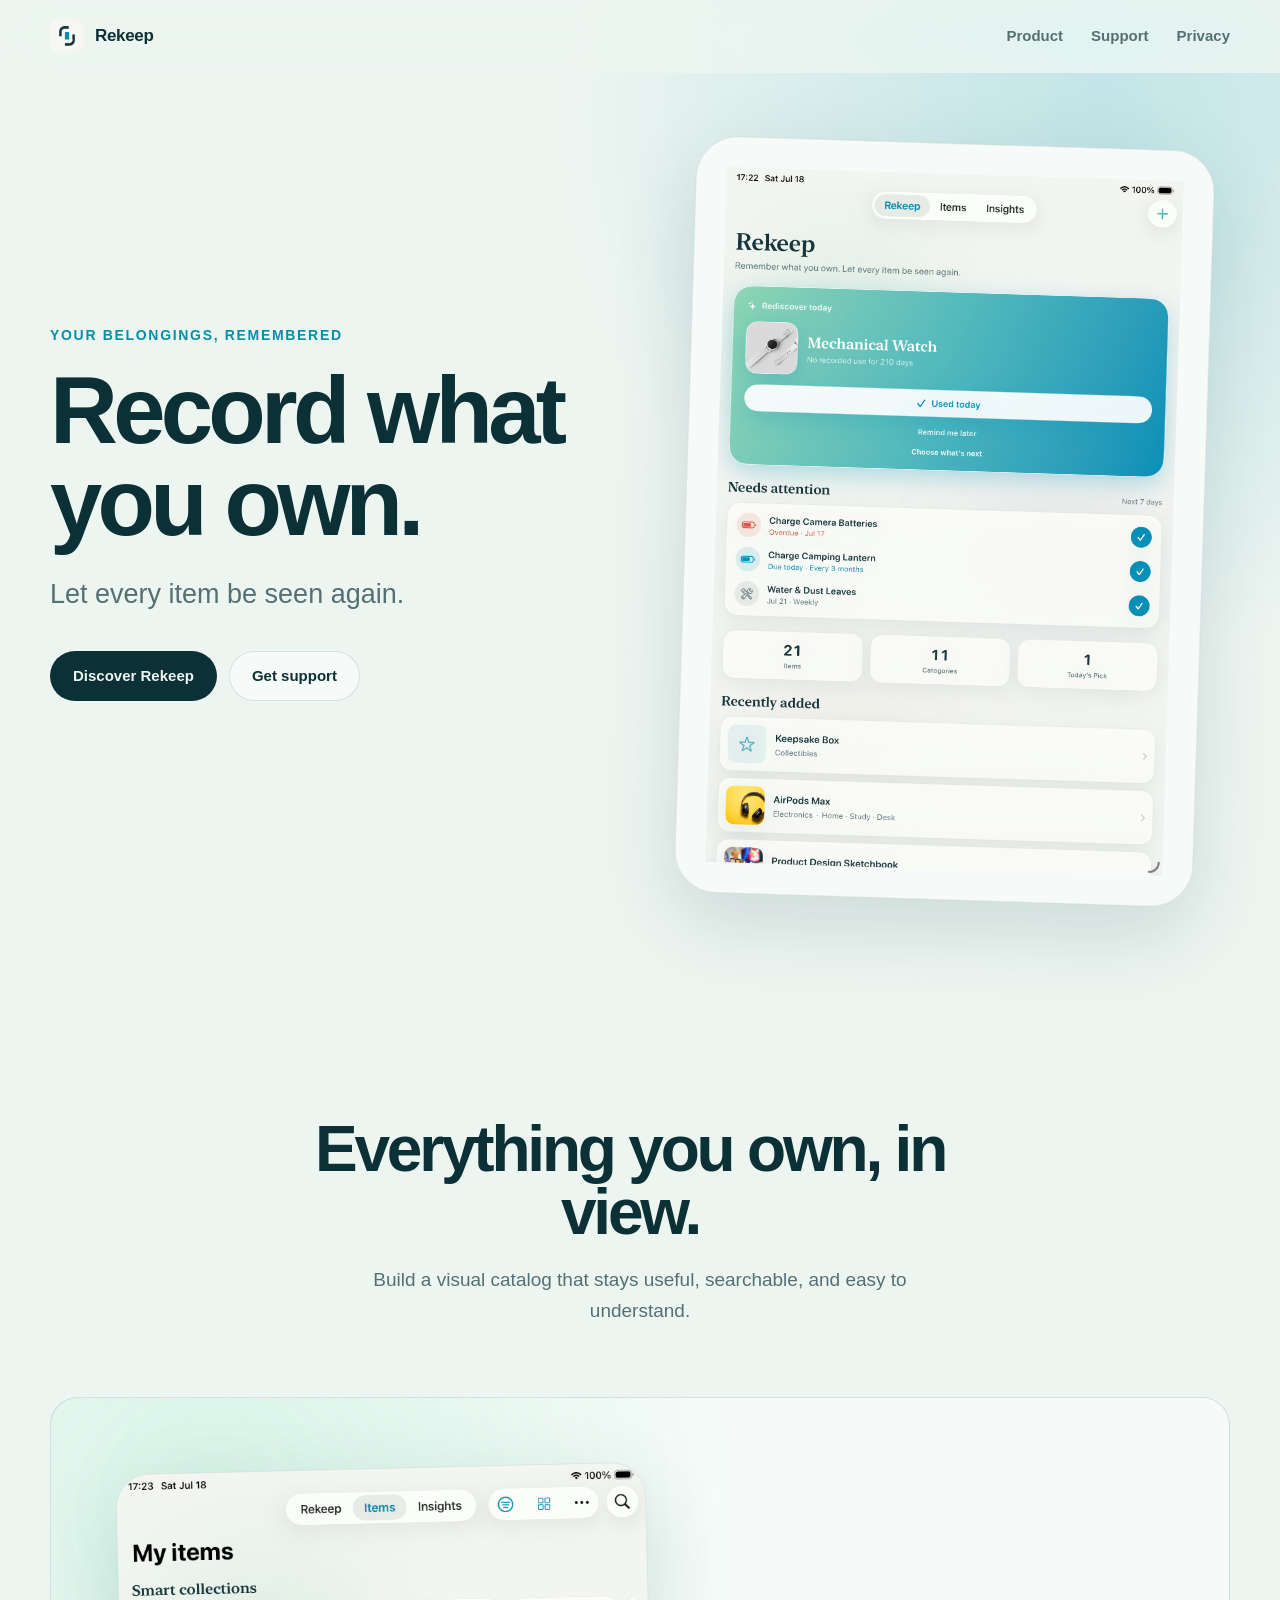
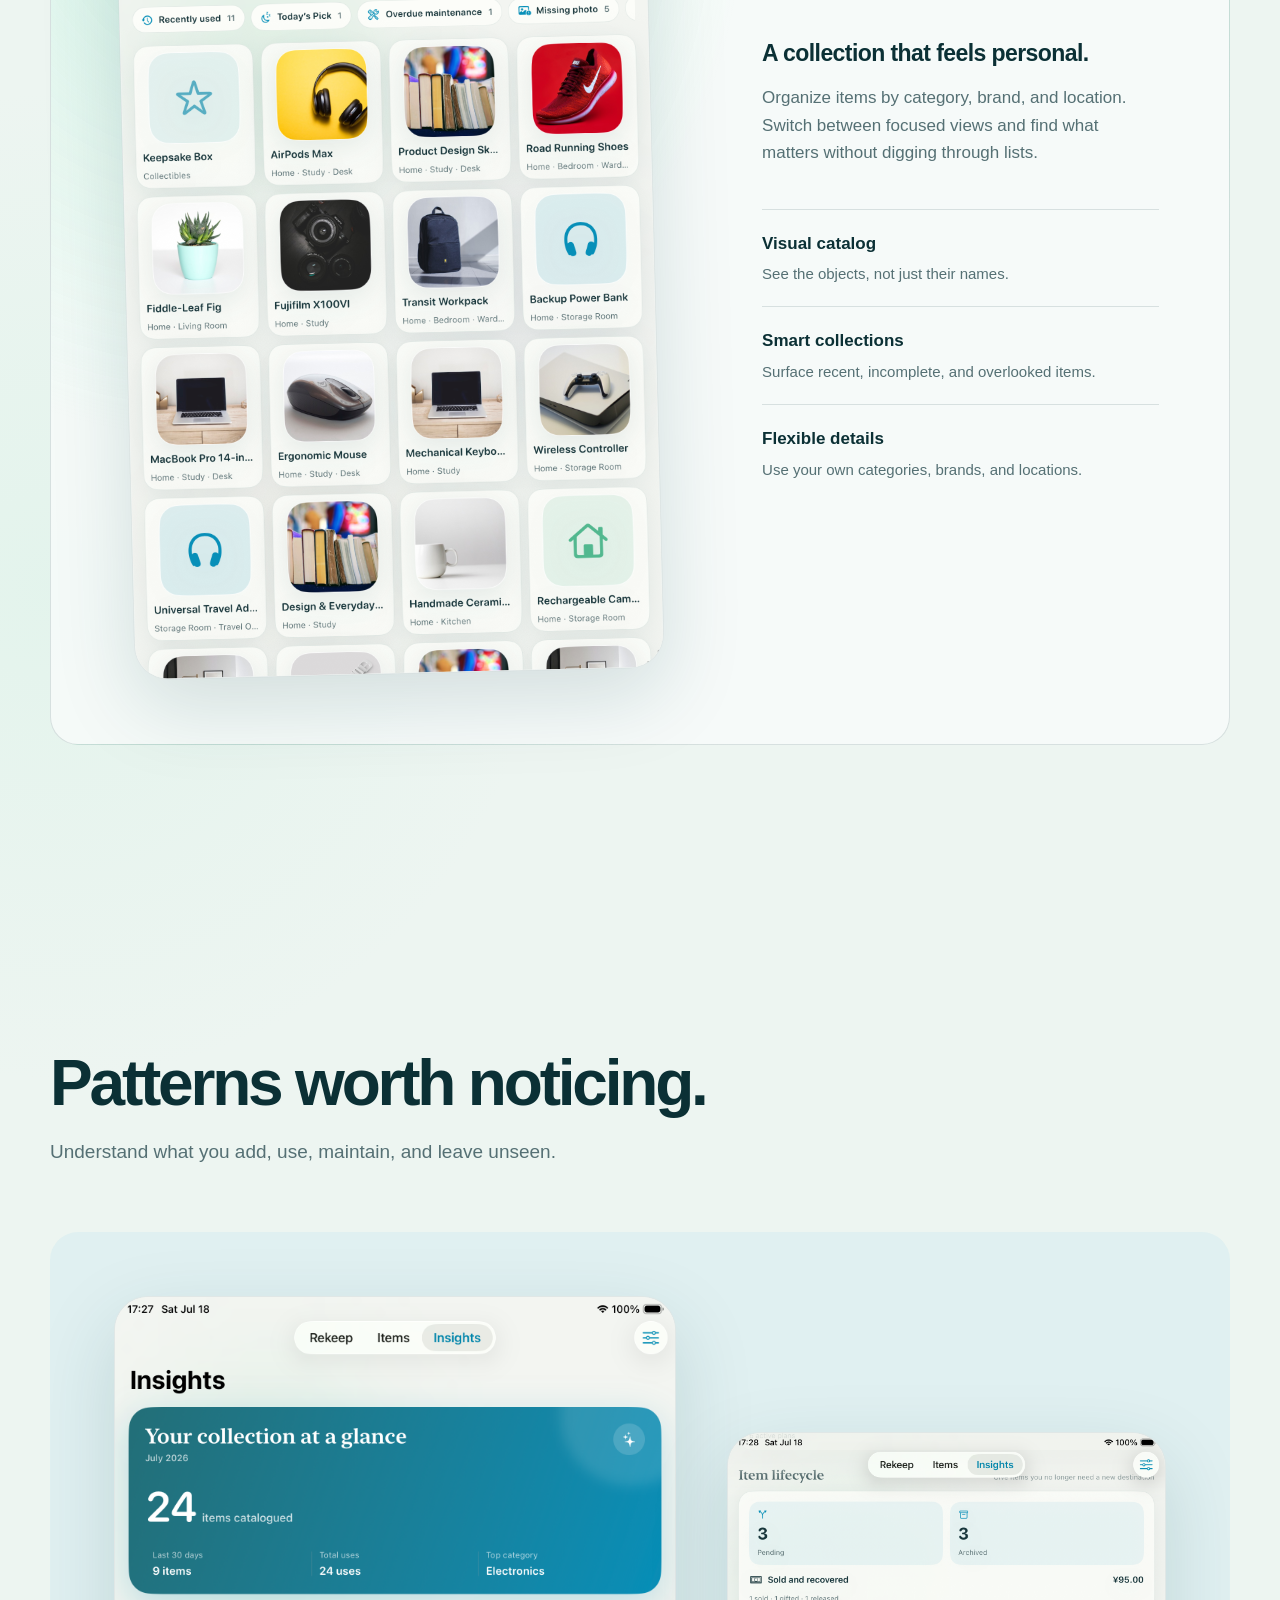
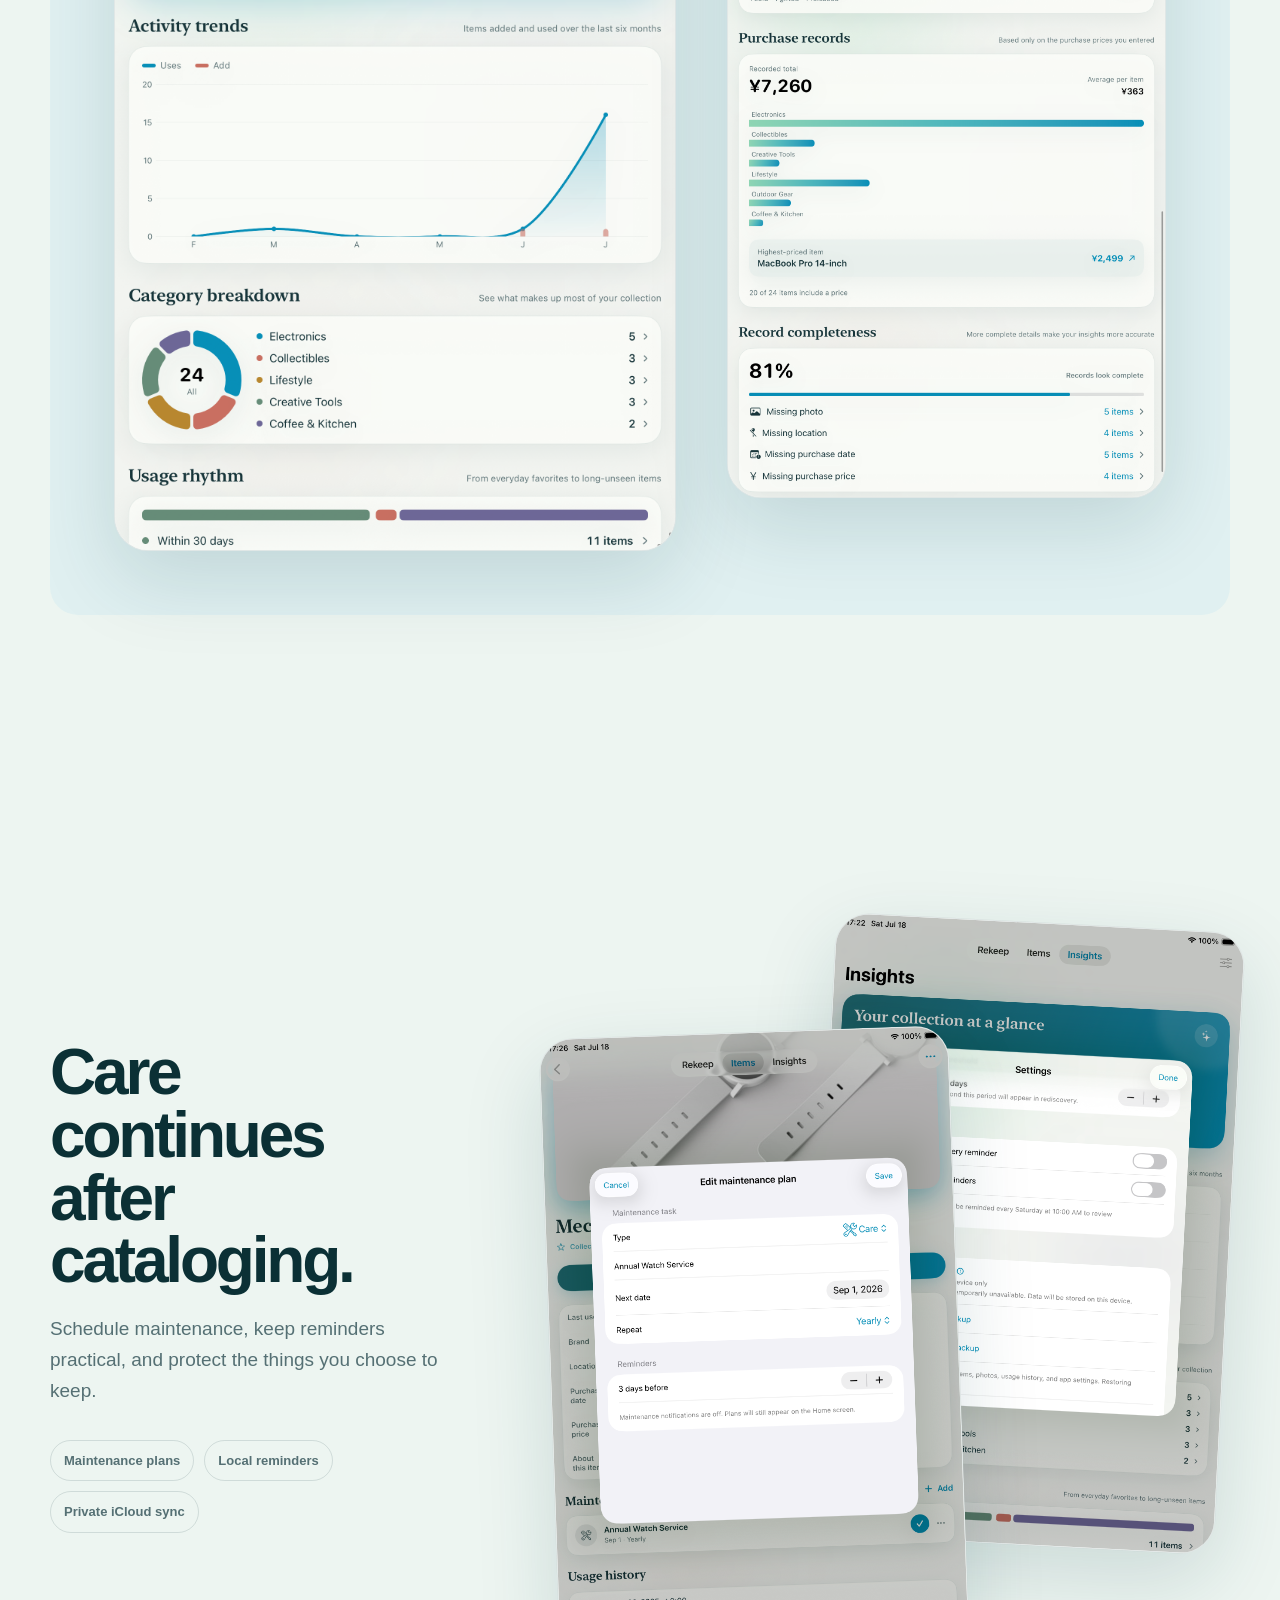
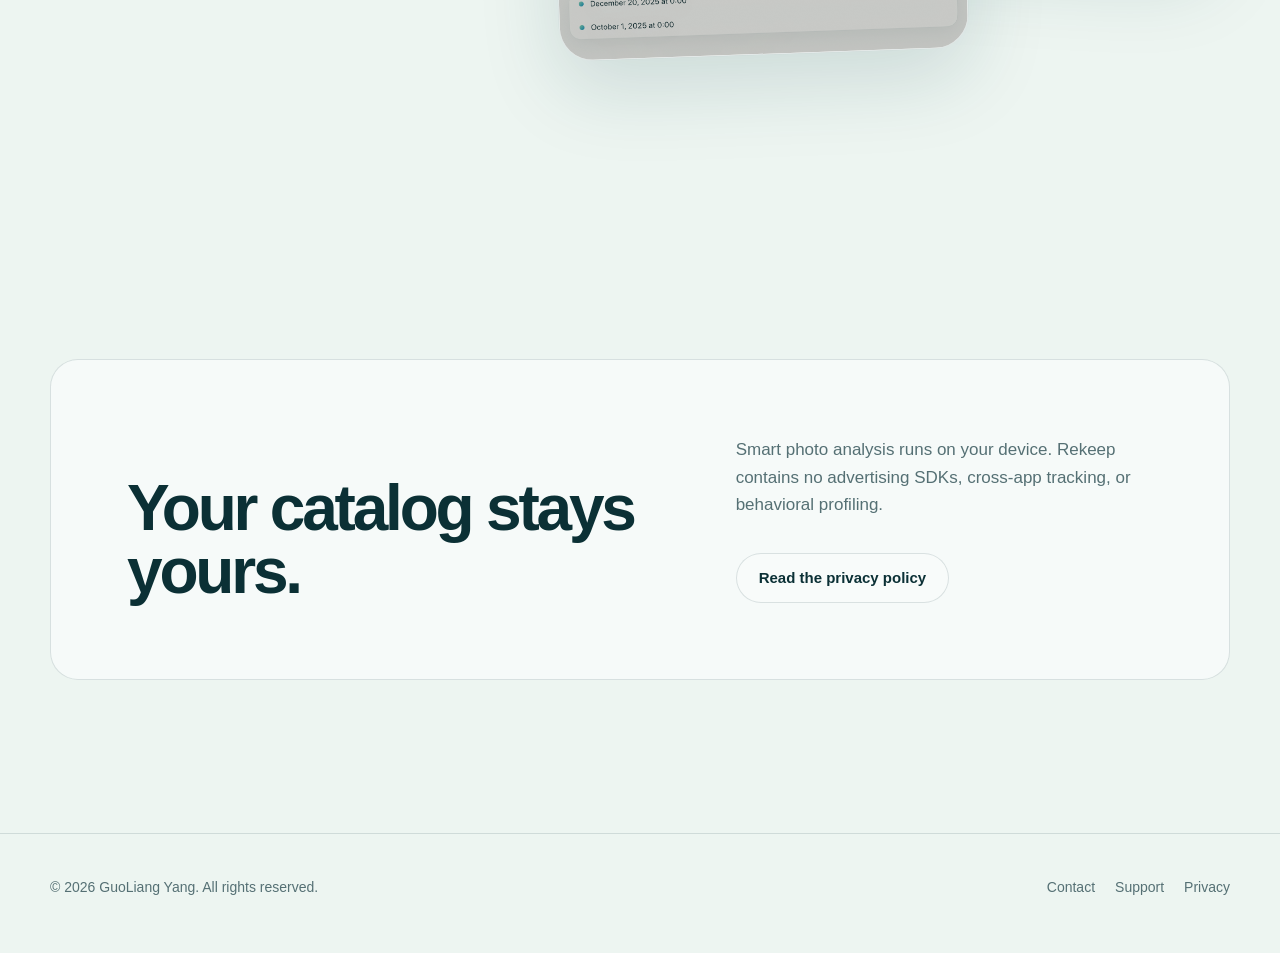
<file: index.html>
<!doctype html>
<html lang="en">
<head>
  <meta charset="utf-8">
  <meta name="viewport" content="width=device-width, initial-scale=1">
  <meta name="color-scheme" content="light dark">
  <meta name="description" content="Rekeep helps you catalog what you own, rediscover forgotten items, and care for them over time.">
  <meta property="og:title" content="Rekeep - Record what you own">
  <meta property="og:description" content="Record what you own. Let every item be seen again.">
  <meta property="og:type" content="website">
  <title>Rekeep - Record what you own</title>
  <link rel="icon" href="assets/rekeep-icon.png">
  <link rel="preload" as="image" href="assets/home-overview.png">
  <link rel="stylesheet" href="assets/site.css">
</head>
<body>
  <header class="site-header">
    <nav class="nav shell" aria-label="Main navigation">
      <a class="brand" href="index.html" aria-current="page"><img src="assets/rekeep-icon.png" alt="">Rekeep</a>
      <div class="nav-links">
        <a href="#product">Product</a>
        <a href="support.html">Support</a>
        <a href="privacy-policy.html">Privacy</a>
      </div>
    </nav>
  </header>

  <main>
    <section class="hero hero-redesign shell">
      <div class="hero-copy">
        <div class="hero-kicker">Your belongings, remembered</div>
        <h1>Record what you own.</h1>
        <p>Let every item be seen again.</p>
        <div class="actions">
          <a class="button primary" href="#product">Discover Rekeep</a>
          <a class="button" href="support.html">Get support</a>
        </div>
      </div>
      <div class="product-hero" aria-label="Rekeep home screen on iPad">
        <div class="screen-frame hero-screen">
          <img src="assets/home-overview.png" width="1488" height="2266" alt="Rekeep home screen showing daily rediscovery and upcoming care tasks">
        </div>
      </div>
    </section>

    <section class="section shell" id="product">
      <div class="section-intro centered-intro">
        <h2>Everything you own, in view.</h2>
        <p>Build a visual catalog that stays useful, searchable, and easy to understand.</p>
      </div>
      <div class="catalog-showcase">
        <div class="screen-frame catalog-screen">
          <img src="assets/item-grid.png" width="1488" height="2266" loading="lazy" alt="Rekeep item catalog displayed as a visual grid">
        </div>
        <div class="catalog-copy">
          <h3>A collection that feels personal.</h3>
          <p>Organize items by category, brand, and location. Switch between focused views and find what matters without digging through lists.</p>
          <dl class="compact-features">
            <div><dt>Visual catalog</dt><dd>See the objects, not just their names.</dd></div>
            <div><dt>Smart collections</dt><dd>Surface recent, incomplete, and overlooked items.</dd></div>
            <div><dt>Flexible details</dt><dd>Use your own categories, brands, and locations.</dd></div>
          </dl>
        </div>
      </div>
    </section>

    <section class="section shell insight-section">
      <div class="section-intro">
        <h2>Patterns worth noticing.</h2>
        <p>Understand what you add, use, maintain, and leave unseen.</p>
      </div>
      <div class="insight-pair">
        <figure class="screen-frame insight-primary">
          <img src="assets/insights-overview.png" width="1488" height="2266" loading="lazy" alt="Rekeep insights overview with activity and collection charts">
        </figure>
        <figure class="screen-frame insight-secondary">
          <img src="assets/insights-details.png" width="1488" height="2266" loading="lazy" alt="Detailed Rekeep insights for usage and collection completeness">
        </figure>
      </div>
    </section>

    <section class="section shell care-section">
      <div class="care-copy">
        <h2>Care continues after cataloging.</h2>
        <p>Schedule maintenance, keep reminders practical, and protect the things you choose to keep.</p>
        <div class="care-notes">
          <span>Maintenance plans</span>
          <span>Local reminders</span>
          <span>Private iCloud sync</span>
        </div>
      </div>
      <div class="care-screens">
        <figure class="screen-frame care-front">
          <img src="assets/item-care.png" width="1488" height="2266" loading="lazy" alt="Maintenance plan editor in Rekeep">
        </figure>
        <figure class="screen-frame care-back">
          <img src="assets/settings.png" width="1488" height="2266" loading="lazy" alt="Rekeep settings for appearance, reminders, and data">
        </figure>
      </div>
    </section>

    <section class="section shell">
      <div class="privacy-band">
        <div><h2>Your catalog stays yours.</h2></div>
        <div>
          <p>Smart photo analysis runs on your device. Rekeep contains no advertising SDKs, cross-app tracking, or behavioral profiling.</p>
          <div class="actions"><a class="button" href="privacy-policy.html">Read the privacy policy</a></div>
        </div>
      </div>
    </section>
  </main>

  <footer class="site-footer">
    <div class="footer-row shell">
      <span>© 2026 GuoLiang Yang. All rights reserved.</span>
      <div class="footer-links"><a href="mailto:yaien6530@gmail.com">Contact</a><a href="support.html">Support</a><a href="privacy-policy.html">Privacy</a></div>
    </div>
  </footer>
</body>
</html>
</file>
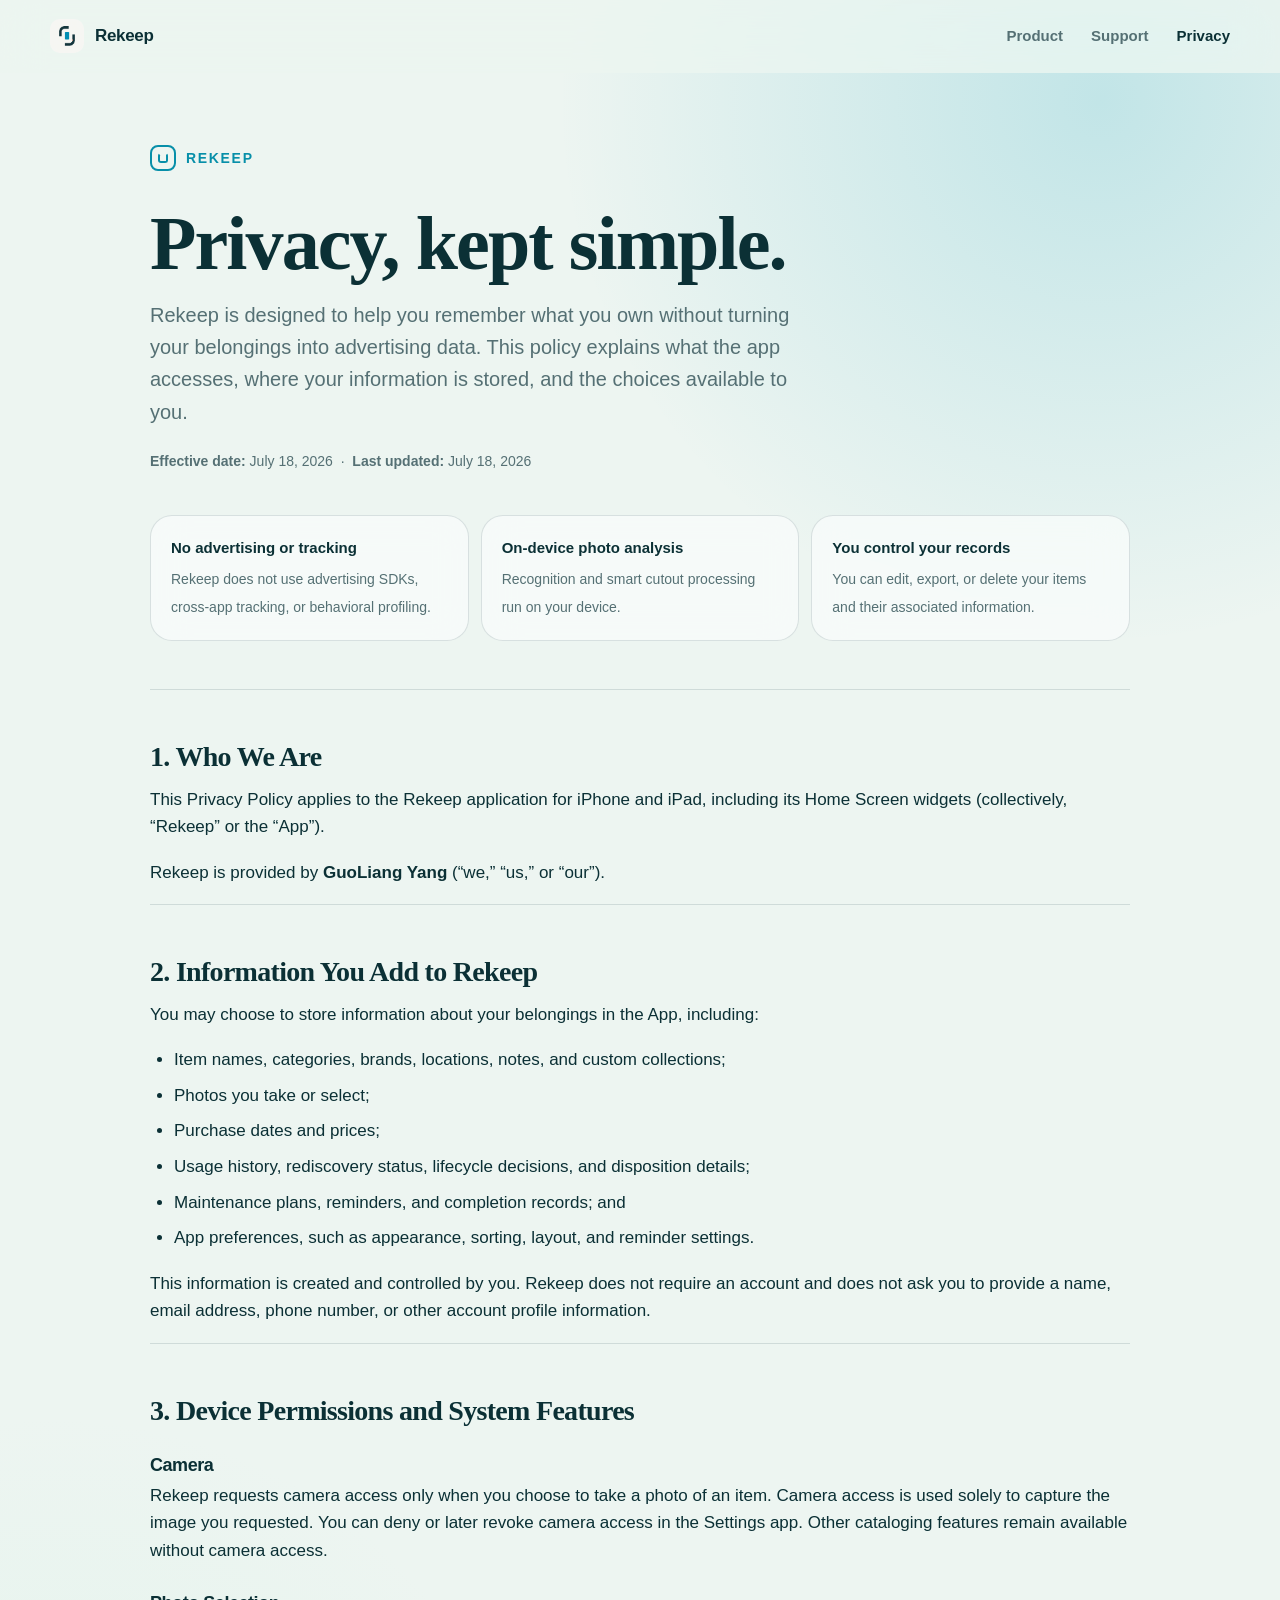
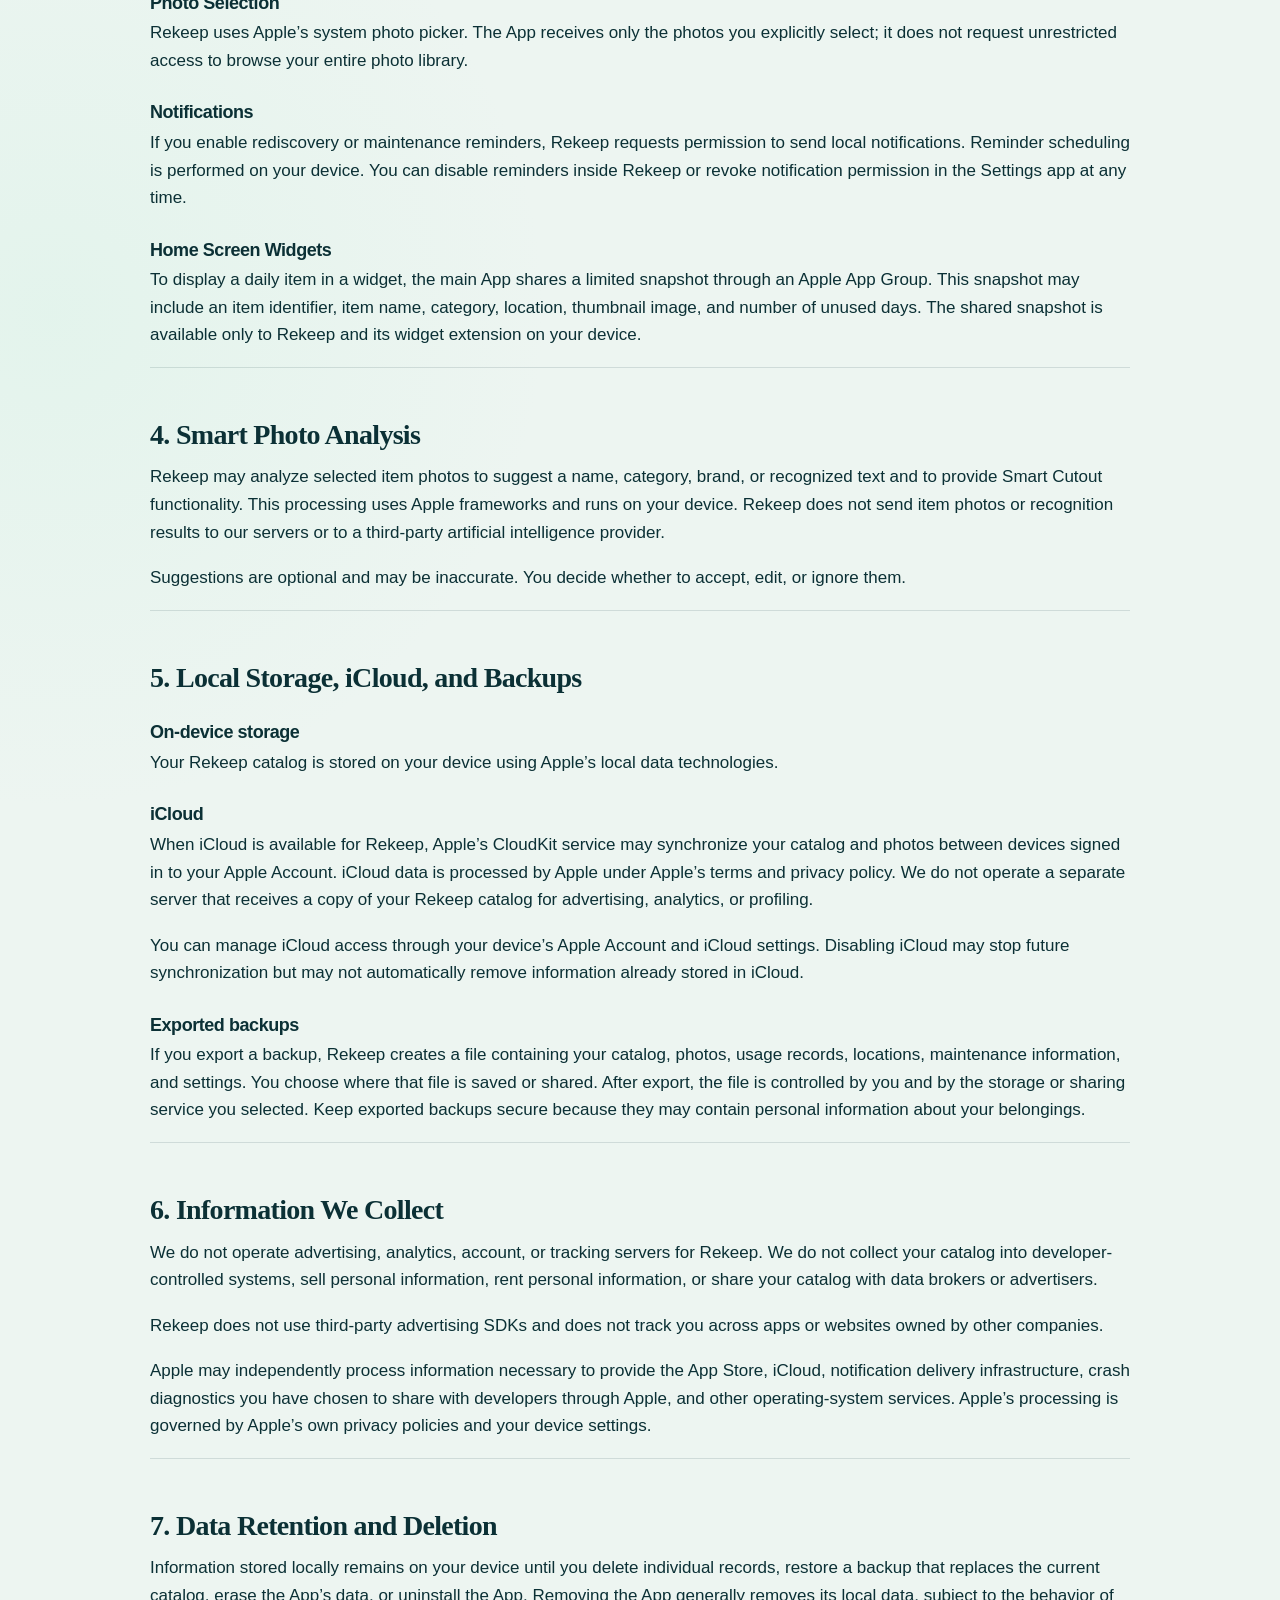
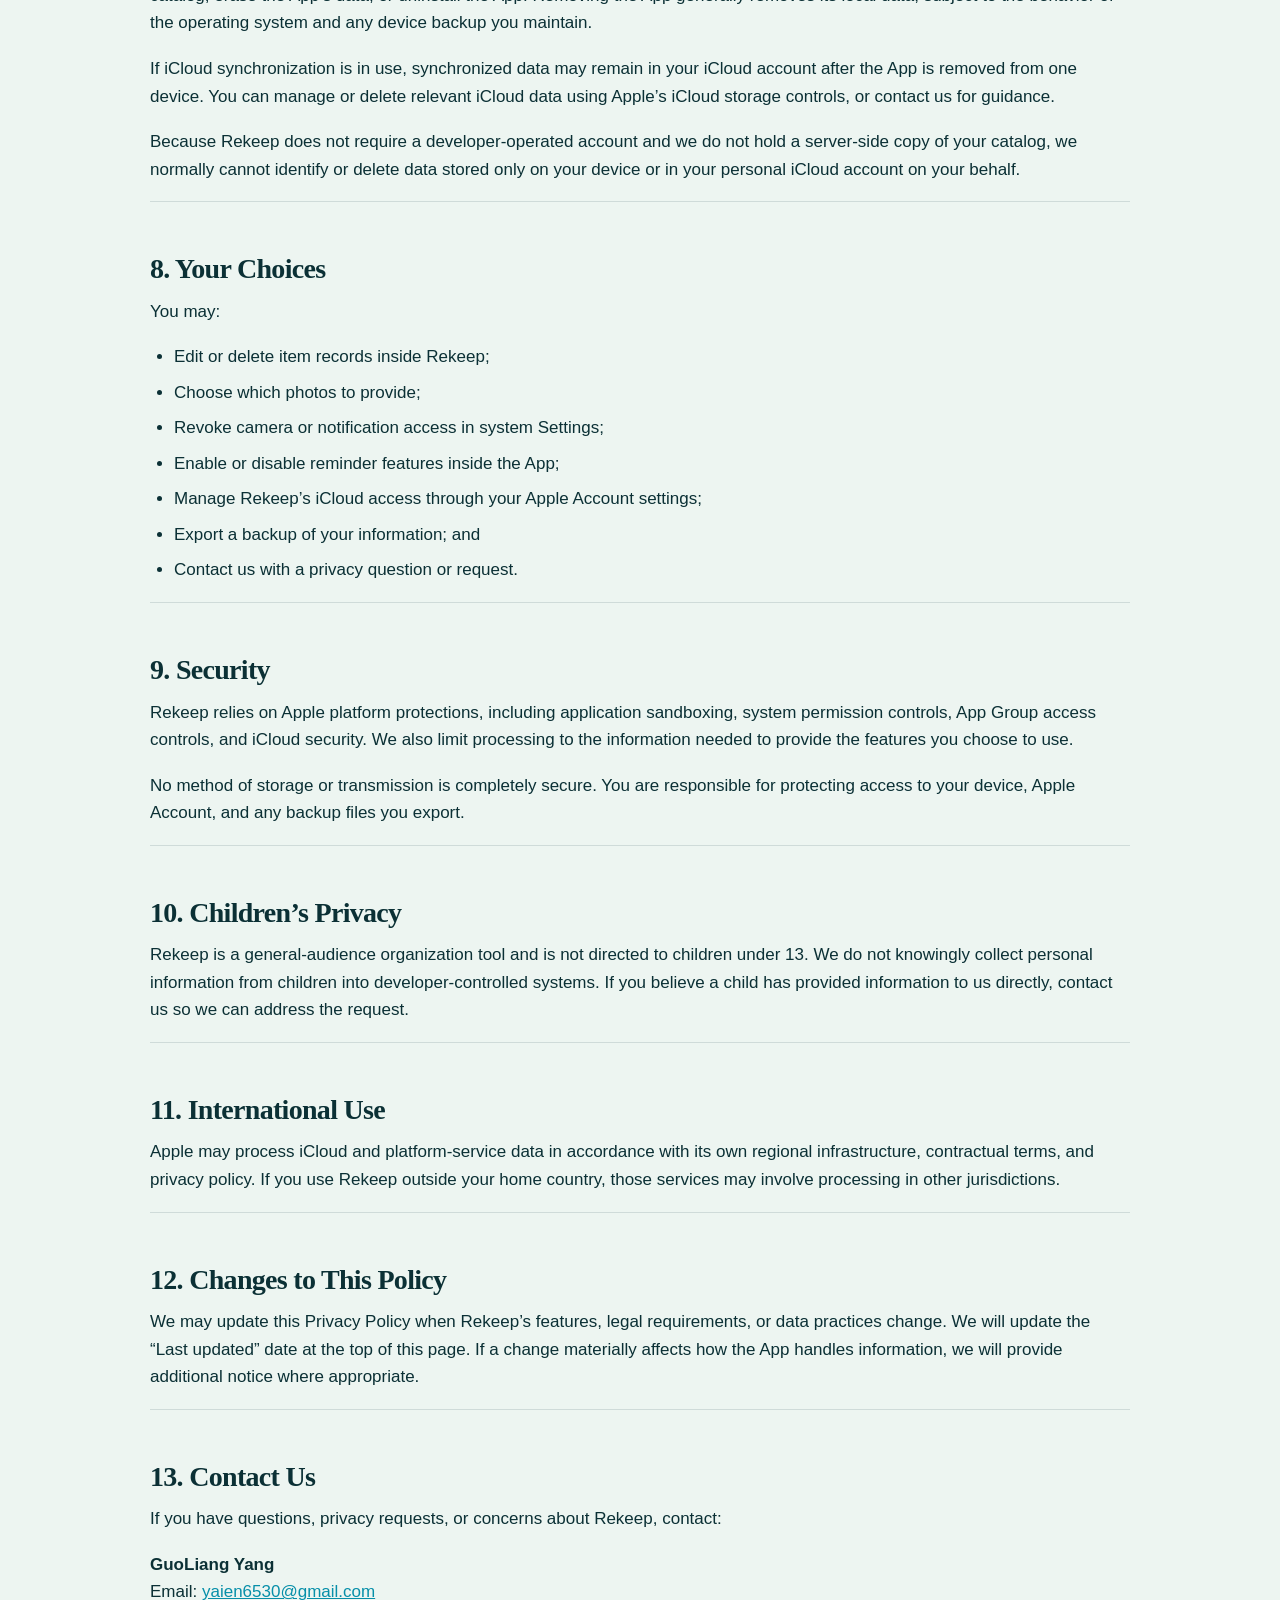
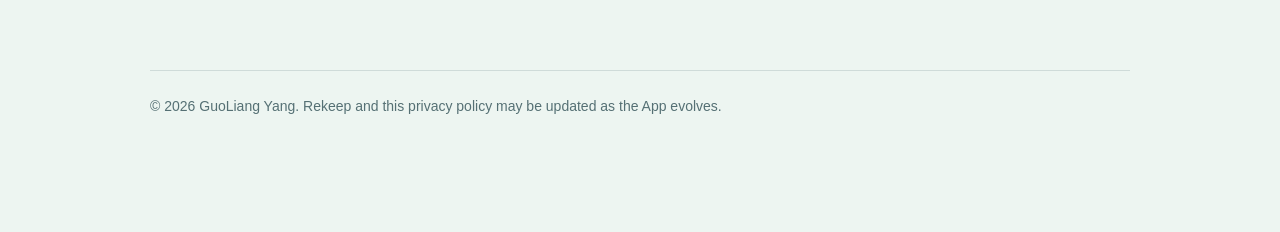
<file: privacy-policy.html>
<!doctype html>
<html lang="en">
<head>
  <meta charset="utf-8">
  <meta name="viewport" content="width=device-width, initial-scale=1">
  <meta name="color-scheme" content="light dark">
  <meta name="description" content="Privacy Policy for Rekeep">
  <title>Rekeep Privacy Policy</title>
  <style>
    :root {
      color-scheme: light dark;
      --background: #edf5f1;
      --surface: rgba(255, 255, 255, 0.82);
      --ink: #0d3035;
      --muted: #557074;
      --line: rgba(13, 48, 53, 0.12);
      --accent: #079fbd;
      --accent-soft: #c6f8dd;
      --notice: #fff3c4;
      --notice-ink: #634b00;
    }

    @media (prefers-color-scheme: dark) {
      :root {
        --background: #06181b;
        --surface: rgba(13, 37, 41, 0.86);
        --ink: #edf7f3;
        --muted: #a5bcba;
        --line: rgba(237, 247, 243, 0.12);
        --accent: #55cee5;
        --accent-soft: #123d3d;
        --notice: #473b12;
        --notice-ink: #ffe69a;
      }
    }

    * { box-sizing: border-box; }

    body {
      margin: 0;
      background:
        radial-gradient(circle at 85% 0%, rgba(7, 159, 189, 0.18), transparent 32rem),
        radial-gradient(circle at 5% 35%, rgba(198, 248, 221, 0.20), transparent 28rem),
        var(--background);
      color: var(--ink);
      font-family: -apple-system, BlinkMacSystemFont, "Segoe UI", sans-serif;
      font-size: 17px;
      line-height: 1.68;
    }

    .privacy-page {
      padding: 72px 0 96px;
    }

    .privacy-page > header,
    .privacy-page > .summary,
    .privacy-page > section,
    .privacy-page > footer {
      width: min(980px, 100%);
      margin-inline: auto;
    }

    .privacy-page > header { margin-bottom: 42px; }

    .policy-brand {
      display: inline-flex;
      align-items: center;
      gap: 10px;
      margin-bottom: 34px;
      color: var(--accent);
      font-size: 14px;
      font-weight: 750;
      letter-spacing: 0.12em;
      text-transform: uppercase;
    }

    .mark {
      width: 26px;
      height: 26px;
      border: 2px solid currentColor;
      border-radius: 8px;
      position: relative;
    }

    .mark::after {
      content: "";
      position: absolute;
      inset: 6px;
      border: 2px solid currentColor;
      border-top-color: transparent;
      border-radius: 3px;
    }

    .privacy-page h1,
    .privacy-page h2 {
      font-family: ui-serif, "New York", Georgia, serif;
      letter-spacing: -0.025em;
    }

    .privacy-page h1 {
      max-width: 680px;
      margin: 0 0 16px;
      font-size: clamp(44px, 8vw, 76px);
      line-height: 1.02;
      font-weight: 600;
    }

    .privacy-page h2 {
      margin: 48px 0 12px;
      font-size: 28px;
      line-height: 1.2;
    }

    .privacy-page h3 {
      margin: 28px 0 6px;
      font-size: 18px;
    }

    p, ul { margin: 0 0 18px; }
    ul { padding-left: 24px; }
    li + li { margin-top: 8px; }

    .lede {
      max-width: 680px;
      color: var(--muted);
      font-size: 20px;
    }

    .meta {
      margin-top: 22px;
      color: var(--muted);
      font-size: 14px;
    }

    .summary {
      display: grid;
      grid-template-columns: repeat(3, 1fr);
      gap: 12px;
      margin: 34px 0 48px;
    }

    .summary div {
      min-height: 118px;
      padding: 20px;
      border: 1px solid var(--line);
      border-radius: 22px;
      background: var(--surface);
      backdrop-filter: blur(18px);
    }

    .summary strong {
      display: block;
      margin-bottom: 5px;
      font-size: 15px;
    }

    .summary span {
      color: var(--muted);
      font-size: 14px;
      line-height: 1.45;
    }

    section {
      padding-top: 2px;
      border-top: 1px solid var(--line);
    }

    .privacy-page a { color: var(--accent); }

    .notice {
      margin: 30px 0;
      padding: 18px 20px;
      border-radius: 16px;
      background: var(--notice);
      color: var(--notice-ink);
      font-size: 15px;
    }

    .privacy-page footer {
      margin-top: 64px;
      padding-top: 24px;
      border-top: 1px solid var(--line);
      color: var(--muted);
      font-size: 14px;
    }

    @media (max-width: 680px) {
      .privacy-page { padding-top: 42px; }
      .summary { grid-template-columns: 1fr; }
      .summary div { min-height: auto; }
    }
  </style>
  <link rel="icon" href="assets/rekeep-icon.png">
  <link rel="stylesheet" href="assets/site.css">
</head>
<body>
  <header class="site-header">
    <nav class="nav shell" aria-label="Main navigation">
      <a class="brand" href="index.html"><img src="assets/rekeep-icon.png" alt="">Rekeep</a>
      <div class="nav-links"><a href="index.html">Product</a><a href="support.html">Support</a><a href="privacy-policy.html" aria-current="page">Privacy</a></div>
    </nav>
  </header>
  <main class="shell privacy-page">
    <header>
      <div class="policy-brand"><span class="mark" aria-hidden="true"></span>Rekeep</div>
      <h1>Privacy, kept simple.</h1>
      <p class="lede">Rekeep is designed to help you remember what you own without turning your belongings into advertising data. This policy explains what the app accesses, where your information is stored, and the choices available to you.</p>
      <p class="meta"><strong>Effective date:</strong> July 18, 2026 &nbsp;·&nbsp; <strong>Last updated:</strong> July 18, 2026</p>
    </header>

    <div class="summary" aria-label="Privacy summary">
      <div><strong>No advertising or tracking</strong><span>Rekeep does not use advertising SDKs, cross-app tracking, or behavioral profiling.</span></div>
      <div><strong>On-device photo analysis</strong><span>Recognition and smart cutout processing run on your device.</span></div>
      <div><strong>You control your records</strong><span>You can edit, export, or delete your items and their associated information.</span></div>
    </div>

    <section>
      <h2>1. Who We Are</h2>
      <p>This Privacy Policy applies to the Rekeep application for iPhone and iPad, including its Home Screen widgets (collectively, “Rekeep” or the “App”).</p>
      <p>Rekeep is provided by <strong>GuoLiang Yang</strong> (“we,” “us,” or “our”).</p>
    </section>

    <section>
      <h2>2. Information You Add to Rekeep</h2>
      <p>You may choose to store information about your belongings in the App, including:</p>
      <ul>
        <li>Item names, categories, brands, locations, notes, and custom collections;</li>
        <li>Photos you take or select;</li>
        <li>Purchase dates and prices;</li>
        <li>Usage history, rediscovery status, lifecycle decisions, and disposition details;</li>
        <li>Maintenance plans, reminders, and completion records; and</li>
        <li>App preferences, such as appearance, sorting, layout, and reminder settings.</li>
      </ul>
      <p>This information is created and controlled by you. Rekeep does not require an account and does not ask you to provide a name, email address, phone number, or other account profile information.</p>
    </section>

    <section>
      <h2>3. Device Permissions and System Features</h2>

      <h3>Camera</h3>
      <p>Rekeep requests camera access only when you choose to take a photo of an item. Camera access is used solely to capture the image you requested. You can deny or later revoke camera access in the Settings app. Other cataloging features remain available without camera access.</p>

      <h3>Photo Selection</h3>
      <p>Rekeep uses Apple’s system photo picker. The App receives only the photos you explicitly select; it does not request unrestricted access to browse your entire photo library.</p>

      <h3>Notifications</h3>
      <p>If you enable rediscovery or maintenance reminders, Rekeep requests permission to send local notifications. Reminder scheduling is performed on your device. You can disable reminders inside Rekeep or revoke notification permission in the Settings app at any time.</p>

      <h3>Home Screen Widgets</h3>
      <p>To display a daily item in a widget, the main App shares a limited snapshot through an Apple App Group. This snapshot may include an item identifier, item name, category, location, thumbnail image, and number of unused days. The shared snapshot is available only to Rekeep and its widget extension on your device.</p>
    </section>

    <section>
      <h2>4. Smart Photo Analysis</h2>
      <p>Rekeep may analyze selected item photos to suggest a name, category, brand, or recognized text and to provide Smart Cutout functionality. This processing uses Apple frameworks and runs on your device. Rekeep does not send item photos or recognition results to our servers or to a third-party artificial intelligence provider.</p>
      <p>Suggestions are optional and may be inaccurate. You decide whether to accept, edit, or ignore them.</p>
    </section>

    <section>
      <h2>5. Local Storage, iCloud, and Backups</h2>

      <h3>On-device storage</h3>
      <p>Your Rekeep catalog is stored on your device using Apple’s local data technologies.</p>

      <h3>iCloud</h3>
      <p>When iCloud is available for Rekeep, Apple’s CloudKit service may synchronize your catalog and photos between devices signed in to your Apple Account. iCloud data is processed by Apple under Apple’s terms and privacy policy. We do not operate a separate server that receives a copy of your Rekeep catalog for advertising, analytics, or profiling.</p>
      <p>You can manage iCloud access through your device’s Apple Account and iCloud settings. Disabling iCloud may stop future synchronization but may not automatically remove information already stored in iCloud.</p>

      <h3>Exported backups</h3>
      <p>If you export a backup, Rekeep creates a file containing your catalog, photos, usage records, locations, maintenance information, and settings. You choose where that file is saved or shared. After export, the file is controlled by you and by the storage or sharing service you selected. Keep exported backups secure because they may contain personal information about your belongings.</p>
    </section>

    <section>
      <h2>6. Information We Collect</h2>
      <p>We do not operate advertising, analytics, account, or tracking servers for Rekeep. We do not collect your catalog into developer-controlled systems, sell personal information, rent personal information, or share your catalog with data brokers or advertisers.</p>
      <p>Rekeep does not use third-party advertising SDKs and does not track you across apps or websites owned by other companies.</p>
      <p>Apple may independently process information necessary to provide the App Store, iCloud, notification delivery infrastructure, crash diagnostics you have chosen to share with developers through Apple, and other operating-system services. Apple’s processing is governed by Apple’s own privacy policies and your device settings.</p>
    </section>

    <section>
      <h2>7. Data Retention and Deletion</h2>
      <p>Information stored locally remains on your device until you delete individual records, restore a backup that replaces the current catalog, erase the App’s data, or uninstall the App. Removing the App generally removes its local data, subject to the behavior of the operating system and any device backup you maintain.</p>
      <p>If iCloud synchronization is in use, synchronized data may remain in your iCloud account after the App is removed from one device. You can manage or delete relevant iCloud data using Apple’s iCloud storage controls, or contact us for guidance.</p>
      <p>Because Rekeep does not require a developer-operated account and we do not hold a server-side copy of your catalog, we normally cannot identify or delete data stored only on your device or in your personal iCloud account on your behalf.</p>
    </section>

    <section>
      <h2>8. Your Choices</h2>
      <p>You may:</p>
      <ul>
        <li>Edit or delete item records inside Rekeep;</li>
        <li>Choose which photos to provide;</li>
        <li>Revoke camera or notification access in system Settings;</li>
        <li>Enable or disable reminder features inside the App;</li>
        <li>Manage Rekeep’s iCloud access through your Apple Account settings;</li>
        <li>Export a backup of your information; and</li>
        <li>Contact us with a privacy question or request.</li>
      </ul>
    </section>

    <section>
      <h2>9. Security</h2>
      <p>Rekeep relies on Apple platform protections, including application sandboxing, system permission controls, App Group access controls, and iCloud security. We also limit processing to the information needed to provide the features you choose to use.</p>
      <p>No method of storage or transmission is completely secure. You are responsible for protecting access to your device, Apple Account, and any backup files you export.</p>
    </section>

    <section>
      <h2>10. Children’s Privacy</h2>
      <p>Rekeep is a general-audience organization tool and is not directed to children under 13. We do not knowingly collect personal information from children into developer-controlled systems. If you believe a child has provided information to us directly, contact us so we can address the request.</p>
    </section>

    <section>
      <h2>11. International Use</h2>
      <p>Apple may process iCloud and platform-service data in accordance with its own regional infrastructure, contractual terms, and privacy policy. If you use Rekeep outside your home country, those services may involve processing in other jurisdictions.</p>
    </section>

    <section>
      <h2>12. Changes to This Policy</h2>
      <p>We may update this Privacy Policy when Rekeep’s features, legal requirements, or data practices change. We will update the “Last updated” date at the top of this page. If a change materially affects how the App handles information, we will provide additional notice where appropriate.</p>
    </section>

    <section>
      <h2>13. Contact Us</h2>
      <p>If you have questions, privacy requests, or concerns about Rekeep, contact:</p>
      <p><strong>GuoLiang Yang</strong><br>
      Email: <a href="mailto:yaien6530@gmail.com">yaien6530@gmail.com</a></p>
    </section>

    <footer>
      <p>© 2026 GuoLiang Yang. Rekeep and this privacy policy may be updated as the App evolves.</p>
    </footer>
  </main>
</body>
</html>
</file>
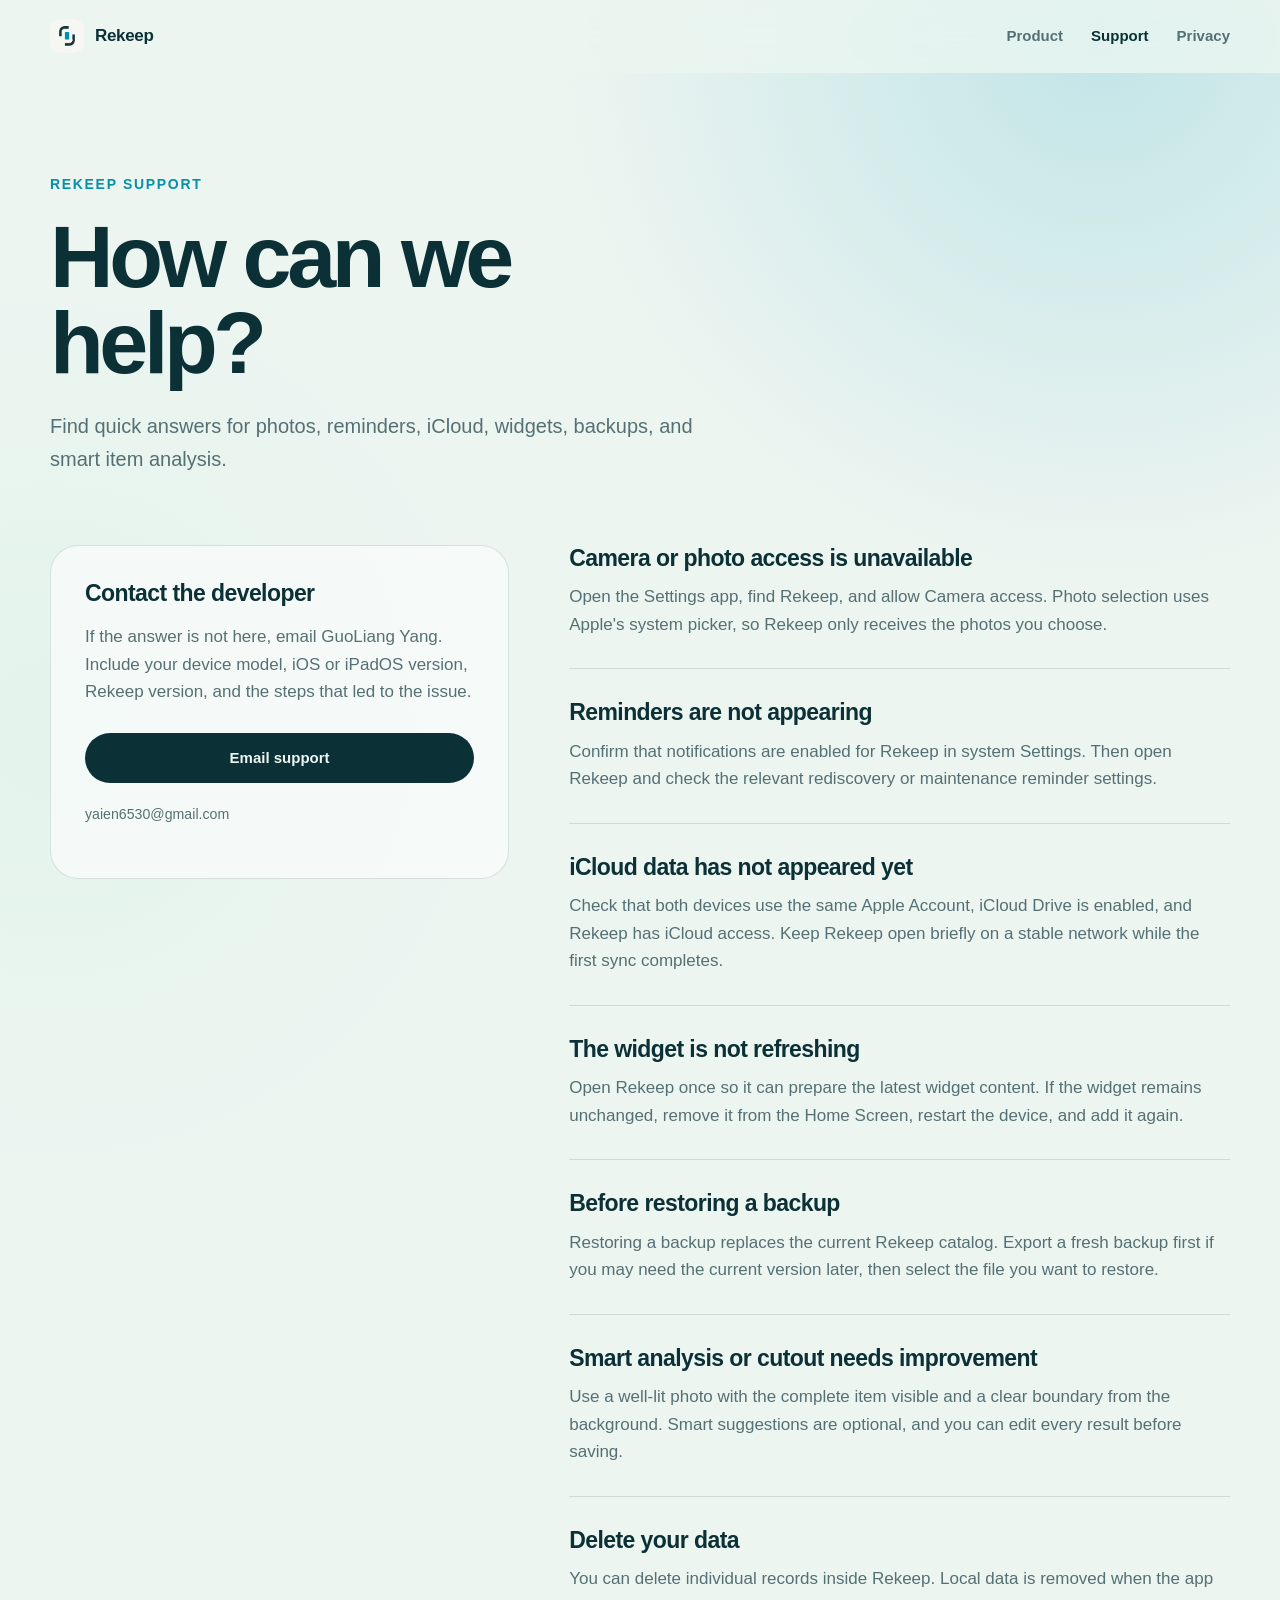
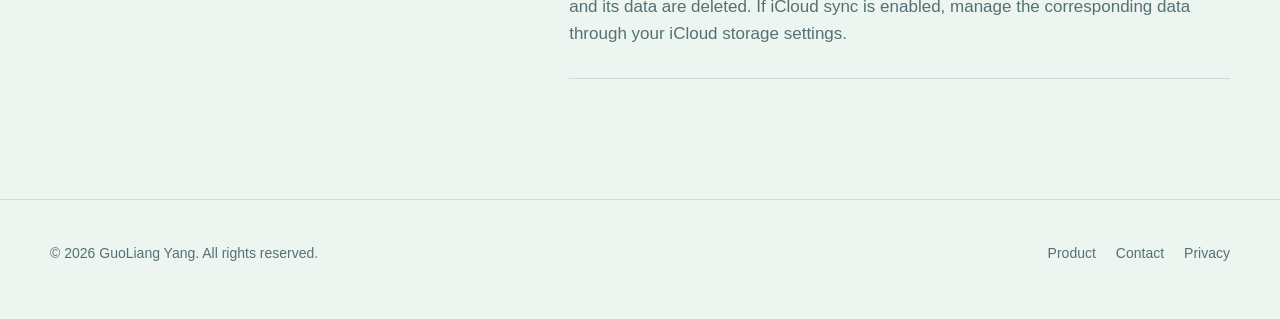
<file: support.html>
<!doctype html>
<html lang="en">
<head>
  <meta charset="utf-8">
  <meta name="viewport" content="width=device-width, initial-scale=1">
  <meta name="color-scheme" content="light dark">
  <meta name="description" content="Help and technical support for Rekeep on iPhone and iPad.">
  <title>Rekeep Support</title>
  <link rel="icon" href="assets/rekeep-icon.png">
  <link rel="stylesheet" href="assets/site.css">
</head>
<body>
  <header class="site-header">
    <nav class="nav shell" aria-label="Main navigation">
      <a class="brand" href="index.html"><img src="assets/rekeep-icon.png" alt="">Rekeep</a>
      <div class="nav-links">
        <a href="index.html">Product</a>
        <a href="support.html" aria-current="page">Support</a>
        <a href="privacy-policy.html">Privacy</a>
      </div>
    </nav>
  </header>

  <main class="shell">
    <header class="page-hero">
      <div class="hero-kicker">Rekeep Support</div>
      <h1>How can we help?</h1>
      <p>Find quick answers for photos, reminders, iCloud, widgets, backups, and smart item analysis.</p>
    </header>

    <div class="support-grid">
      <aside class="contact-panel">
        <h3>Contact the developer</h3>
        <p>If the answer is not here, email GuoLiang Yang. Include your device model, iOS or iPadOS version, Rekeep version, and the steps that led to the issue.</p>
        <a class="button primary" href="mailto:yaien6530@gmail.com?subject=Rekeep%20Support">Email support</a>
        <p><small>yaien6530@gmail.com</small></p>
      </aside>

      <section class="support-topics" aria-label="Common support topics">
        <article class="topic">
          <h3>Camera or photo access is unavailable</h3>
          <p>Open the Settings app, find Rekeep, and allow Camera access. Photo selection uses Apple's system picker, so Rekeep only receives the photos you choose.</p>
        </article>
        <article class="topic">
          <h3>Reminders are not appearing</h3>
          <p>Confirm that notifications are enabled for Rekeep in system Settings. Then open Rekeep and check the relevant rediscovery or maintenance reminder settings.</p>
        </article>
        <article class="topic">
          <h3>iCloud data has not appeared yet</h3>
          <p>Check that both devices use the same Apple Account, iCloud Drive is enabled, and Rekeep has iCloud access. Keep Rekeep open briefly on a stable network while the first sync completes.</p>
        </article>
        <article class="topic">
          <h3>The widget is not refreshing</h3>
          <p>Open Rekeep once so it can prepare the latest widget content. If the widget remains unchanged, remove it from the Home Screen, restart the device, and add it again.</p>
        </article>
        <article class="topic">
          <h3>Before restoring a backup</h3>
          <p>Restoring a backup replaces the current Rekeep catalog. Export a fresh backup first if you may need the current version later, then select the file you want to restore.</p>
        </article>
        <article class="topic">
          <h3>Smart analysis or cutout needs improvement</h3>
          <p>Use a well-lit photo with the complete item visible and a clear boundary from the background. Smart suggestions are optional, and you can edit every result before saving.</p>
        </article>
        <article class="topic">
          <h3>Delete your data</h3>
          <p>You can delete individual records inside Rekeep. Local data is removed when the app and its data are deleted. If iCloud sync is enabled, manage the corresponding data through your iCloud storage settings.</p>
        </article>
      </section>
    </div>
  </main>

  <footer class="site-footer">
    <div class="footer-row shell">
      <span>© 2026 GuoLiang Yang. All rights reserved.</span>
      <div class="footer-links"><a href="index.html">Product</a><a href="mailto:yaien6530@gmail.com">Contact</a><a href="privacy-policy.html">Privacy</a></div>
    </div>
  </footer>
</body>
</html>
</file>
<file: assets/site.css>
:root {
  color-scheme: light dark;
  --bg: #edf5f1;
  --surface: rgba(248, 252, 250, 0.82);
  --surface-solid: #f6faf8;
  --ink: #0b3035;
  --muted: #557074;
  --line: rgba(11, 48, 53, 0.13);
  --accent: #078fa9;
  --accent-ink: #04343c;
  --mint: #bcefd9;
  --shadow: 0 28px 80px rgba(12, 68, 73, 0.15);
  --radius: 28px;
}

@media (prefers-color-scheme: dark) {
  :root {
    --bg: #06181b;
    --surface: rgba(13, 37, 41, 0.84);
    --surface-solid: #0c2529;
    --ink: #edf7f3;
    --muted: #a5bcba;
    --line: rgba(237, 247, 243, 0.13);
    --accent: #55cee5;
    --accent-ink: #d9f8fa;
    --mint: #123d3d;
    --shadow: 0 28px 80px rgba(0, 0, 0, 0.32);
  }
}

* { box-sizing: border-box; }

html { scroll-behavior: smooth; }

body {
  margin: 0;
  background:
    radial-gradient(circle at 86% 2%, rgba(7, 159, 189, 0.19), transparent 34rem),
    radial-gradient(circle at 4% 38%, rgba(188, 239, 217, 0.20), transparent 31rem),
    var(--bg);
  color: var(--ink);
  font-family: -apple-system, BlinkMacSystemFont, "Segoe UI", sans-serif;
  font-size: 17px;
  line-height: 1.62;
  min-height: 100dvh;
}

a { color: inherit; }
img { display: block; max-width: 100%; }

.shell { width: min(1180px, calc(100% - 40px)); margin: 0 auto; }

.site-header {
  position: sticky;
  top: 0;
  z-index: 10;
  background: color-mix(in srgb, var(--bg) 80%, transparent);
  border-bottom: 1px solid transparent;
  backdrop-filter: blur(22px) saturate(150%);
  -webkit-backdrop-filter: blur(22px) saturate(150%);
}

.nav {
  min-height: 72px;
  display: flex;
  align-items: center;
  justify-content: space-between;
  gap: 28px;
}

.brand {
  display: inline-flex;
  align-items: center;
  gap: 11px;
  color: var(--ink);
  text-decoration: none;
  font-weight: 780;
  letter-spacing: -0.02em;
}

.brand img { width: 34px; height: 34px; border-radius: 10px; }
.nav-links { display: flex; align-items: center; gap: 28px; }
.nav-links a { color: var(--muted); text-decoration: none; font-size: 15px; font-weight: 650; }
.nav-links a:hover, .nav-links a[aria-current="page"] { color: var(--ink); }

.hero {
  min-height: calc(100dvh - 72px);
  display: grid;
  grid-template-columns: minmax(0, 0.9fr) minmax(350px, 0.75fr);
  align-items: center;
  gap: clamp(40px, 7vw, 110px);
  padding: 64px 0 80px;
}

.hero-copy { max-width: 650px; }
.hero-kicker { color: var(--accent); font-size: 14px; font-weight: 780; letter-spacing: 0.12em; text-transform: uppercase; }
h1, h2 { margin: 0; letter-spacing: -0.05em; line-height: 0.98; }
h1 { max-width: 670px; margin-top: 18px; font-size: clamp(52px, 7.4vw, 94px); font-weight: 730; }
h2 { max-width: 720px; font-size: clamp(38px, 5vw, 66px); font-weight: 710; }
h3 { margin: 0; font-size: 23px; letter-spacing: -0.025em; line-height: 1.15; }
.hero-copy > p { max-width: 540px; margin: 24px 0 0; color: var(--muted); font-size: clamp(18px, 2vw, 21px); }

.actions { display: flex; flex-wrap: wrap; gap: 12px; margin-top: 34px; }
.button {
  min-height: 50px;
  display: inline-flex;
  align-items: center;
  justify-content: center;
  padding: 0 22px;
  border: 1px solid var(--line);
  border-radius: 999px;
  background: var(--surface);
  color: var(--ink);
  text-decoration: none;
  font-size: 15px;
  font-weight: 760;
  transition: transform 180ms ease, background-color 180ms ease;
}
.button.primary { border-color: transparent; background: var(--ink); color: var(--bg); }
.button:hover { transform: translateY(-2px); }
.button:active { transform: translateY(1px) scale(0.98); }

.hero-art { position: relative; min-height: 650px; }
.phone {
  position: absolute;
  width: min(340px, 76%);
  right: 9%;
  top: 2%;
  border: 10px solid color-mix(in srgb, var(--surface-solid) 82%, var(--ink));
  border-radius: 48px;
  box-shadow: var(--shadow);
  overflow: hidden;
  transform: rotate(3deg);
}
.phone img { width: 100%; }
.app-icon {
  position: absolute;
  width: 116px;
  left: 1%;
  bottom: 10%;
  border-radius: 28px;
  box-shadow: var(--shadow);
  transform: rotate(-7deg);
}

.section { padding: clamp(88px, 12vw, 160px) 0; }
.section-intro { max-width: 740px; }
.section-intro p { max-width: 590px; margin: 22px 0 0; color: var(--muted); font-size: 19px; }

.feature-stage {
  margin-top: 58px;
  display: grid;
  grid-template-columns: 1.15fr 0.85fr;
  gap: 18px;
  align-items: stretch;
}
.feature-image, .feature-copy {
  border: 1px solid var(--line);
  border-radius: var(--radius);
  overflow: hidden;
  background: var(--surface);
}
.feature-image { min-height: 620px; display: grid; place-items: end center; padding: 48px 48px 0; }
.feature-image img { width: min(390px, 88%); border-radius: 38px 38px 0 0; box-shadow: var(--shadow); }
.feature-copy { display: flex; flex-direction: column; justify-content: space-between; padding: clamp(30px, 5vw, 58px); }
.feature-copy p { color: var(--muted); margin: 16px 0 0; }
.feature-list { display: grid; gap: 26px; margin-top: 50px; }
.feature-list article { padding-top: 24px; border-top: 1px solid var(--line); }
.feature-list p { margin: 8px 0 0; font-size: 15px; }

.gallery {
  margin-top: 54px;
  display: grid;
  grid-template-columns: 0.78fr 1.22fr;
  gap: 18px;
}
.gallery figure { margin: 0; border-radius: var(--radius); overflow: hidden; border: 1px solid var(--line); background: var(--surface); }
.gallery img { width: 100%; height: 100%; object-fit: cover; }
.gallery .wide { min-height: 590px; }
.gallery .tall { min-height: 590px; }

.privacy-band {
  display: grid;
  grid-template-columns: 1.15fr 0.85fr;
  gap: 44px;
  align-items: end;
  padding: clamp(44px, 7vw, 76px);
  border: 1px solid var(--line);
  border-radius: var(--radius);
  background: var(--surface);
}
.privacy-band p { max-width: 440px; margin: 0; color: var(--muted); }

.site-footer { padding: 42px 0 54px; border-top: 1px solid var(--line); }
.footer-row { display: flex; align-items: center; justify-content: space-between; gap: 28px; color: var(--muted); font-size: 14px; }
.footer-links { display: flex; flex-wrap: wrap; gap: 20px; }
.footer-links a { text-decoration: none; }

.page-hero { max-width: 800px; padding: 100px 0 70px; }
.page-hero h1 { font-size: clamp(50px, 8vw, 88px); }
.page-hero p { max-width: 670px; margin: 24px 0 0; color: var(--muted); font-size: 20px; }
.support-grid { display: grid; grid-template-columns: 0.82fr 1.18fr; gap: 60px; padding-bottom: 120px; }
.contact-panel { position: sticky; top: 112px; align-self: start; padding: 34px; border: 1px solid var(--line); border-radius: var(--radius); background: var(--surface); }
.contact-panel p { color: var(--muted); }
.contact-panel .button { width: 100%; margin-top: 10px; }
.support-topics { display: grid; gap: 0; }
.topic { padding: 30px 0; border-bottom: 1px solid var(--line); }
.topic:first-child { padding-top: 0; }
.topic p { margin: 12px 0 0; color: var(--muted); }
.topic ol { margin: 14px 0 0; padding-left: 22px; color: var(--muted); }

:focus-visible { outline: 3px solid var(--accent); outline-offset: 4px; }

@media (max-width: 780px) {
  .shell { width: min(100% - 28px, 620px); }
  .nav { min-height: 64px; }
  .nav-links { gap: 16px; }
  .nav-links a:first-child { display: none; }
  .hero { min-height: auto; grid-template-columns: 1fr; padding: 56px 0 80px; gap: 34px; }
  .hero-art { min-height: 580px; }
  .phone { width: min(340px, 78%); right: 7%; }
  .app-icon { width: 92px; left: 2%; }
  .feature-stage, .gallery, .privacy-band, .support-grid { grid-template-columns: 1fr; }
  .feature-image { min-height: 520px; padding: 34px 34px 0; }
  .gallery .wide, .gallery .tall { min-height: 440px; }
  .privacy-band { align-items: start; padding: 30px; }
  .support-grid { gap: 52px; }
  .contact-panel { position: static; }
  .footer-row { align-items: flex-start; flex-direction: column; }
}

@media (max-width: 440px) {
  .nav-links { gap: 12px; }
  .nav-links a { font-size: 13px; }
  .hero-art { min-height: 510px; }
  .phone { width: 82%; right: 3%; border-width: 7px; border-radius: 36px; }
  .app-icon { width: 78px; border-radius: 20px; }
}

@media (prefers-reduced-motion: reduce) {
  html { scroll-behavior: auto; }
  .button { transition: none; }
  .button:hover, .button:active { transform: none; }
}

@media (prefers-reduced-transparency: reduce) {
  .site-header, .feature-image, .feature-copy, .privacy-band, .contact-panel { backdrop-filter: none; background: var(--surface-solid); }
}

/* Product marketing composition */
.hero-redesign {
  min-height: min(900px, calc(100dvh - 72px));
  grid-template-columns: minmax(0, 0.82fr) minmax(440px, 0.9fr);
  gap: clamp(44px, 7vw, 104px);
  padding-top: 52px;
  padding-bottom: 64px;
}

.hero-redesign h1 { max-width: 600px; }
.hero-redesign .hero-copy > p { font-size: clamp(21px, 2.2vw, 27px); }

.product-hero {
  position: relative;
  display: flex;
  justify-content: center;
  align-items: flex-start;
  min-height: 760px;
  padding: 18px 26px 0;
}

.screen-frame {
  margin: 0;
  overflow: hidden;
  border: 1px solid color-mix(in srgb, var(--line) 72%, transparent);
  border-radius: 34px;
  background: var(--surface-solid);
  box-shadow: var(--shadow);
}

.screen-frame img {
  width: 100%;
  height: auto;
}

.hero-screen {
  width: min(520px, 100%);
  border-radius: 42px;
  transform: rotate(1.8deg);
  padding: 30px;
}

.floating-icon {
  position: absolute;
  left: 0;
  bottom: 9%;
  width: 108px;
  border-radius: 27px;
  box-shadow: 0 22px 58px rgba(7, 94, 105, 0.24);
  transform: rotate(-7deg);
}

.centered-intro {
  margin-inline: auto;
  text-align: center;
}

.centered-intro p { margin-inline: auto; }

.catalog-showcase {
  display: grid;
  grid-template-columns: minmax(380px, 0.95fr) minmax(320px, 0.7fr);
  gap: clamp(48px, 8vw, 120px);
  align-items: center;
  margin-top: 70px;
  padding: clamp(34px, 6vw, 70px);
  border: 1px solid var(--line);
  border-radius: var(--radius);
  background:
    radial-gradient(circle at 14% 12%, color-mix(in srgb, var(--mint) 55%, transparent), transparent 33rem),
    var(--surface);
}

.catalog-screen {
  width: min(530px, 100%);
  justify-self: center;
  transform: rotate(-1.4deg);
}

.catalog-copy { max-width: 430px; }
.catalog-copy > p { margin: 18px 0 0; color: var(--muted); }

.compact-features { margin: 42px 0 0; }
.compact-features div { padding: 20px 0; border-top: 1px solid var(--line); }
.compact-features dt { font-weight: 760; }
.compact-features dd { margin: 5px 0 0; color: var(--muted); font-size: 15px; }

.insight-section { overflow: hidden; }
.insight-pair {
  position: relative;
  display: grid;
  grid-template-columns: 1fr 0.78fr;
  gap: clamp(24px, 4vw, 54px);
  align-items: start;
  margin-top: 64px;
  padding: clamp(28px, 5vw, 64px);
  border-radius: var(--radius);
  background: color-mix(in srgb, var(--accent) 9%, var(--surface));
}

.insight-primary { width: 100%; }
.insight-secondary { width: 100%; margin-top: 136px; }

.care-section {
  display: grid;
  grid-template-columns: minmax(290px, 0.7fr) minmax(500px, 1.2fr);
  gap: clamp(40px, 8vw, 110px);
  align-items: center;
}

.care-copy { max-width: 470px; }
.care-copy > p { margin: 22px 0 0; color: var(--muted); font-size: 19px; }
.care-notes { display: flex; flex-wrap: wrap; gap: 10px; margin-top: 34px; }
.care-notes span { padding: 9px 13px; border: 1px solid var(--line); border-radius: 999px; color: var(--muted); font-size: 13px; font-weight: 670; }

.care-screens {
  position: relative;
  min-height: 730px;
}

.care-front, .care-back {
  position: absolute;
  width: min(410px, 68%);
}

.care-back { right: 0; top: 0; transform: rotate(3deg); }
.care-front { left: 0; top: 110px; z-index: 1; transform: rotate(-2deg); }

@media (prefers-reduced-motion: no-preference) {
  .hero-screen, .floating-icon, .catalog-screen, .care-front, .care-back {
    transition: transform 500ms cubic-bezier(0.16, 1, 0.3, 1);
  }
  .product-hero:hover .hero-screen { transform: rotate(0.6deg) translateY(-5px); }
  .product-hero:hover .floating-icon { transform: rotate(-3deg) translateY(-6px); }
  .catalog-showcase:hover .catalog-screen { transform: rotate(-0.4deg) translateY(-4px); }
  .care-screens:hover .care-front { transform: rotate(-0.8deg) translateY(-5px); }
  .care-screens:hover .care-back { transform: rotate(1.8deg) translateY(-3px); }
}

@media (max-width: 900px) {
  .hero-redesign {
    min-height: auto;
    grid-template-columns: 1fr;
    gap: 42px;
    padding-top: 64px;
  }
  .hero-redesign .hero-copy { max-width: 680px; }
  .product-hero { min-height: 700px; }
  .hero-screen { width: min(470px, 85%); }
  .catalog-showcase, .care-section { grid-template-columns: 1fr; }
  .catalog-copy { max-width: 620px; }
  .care-copy { max-width: 650px; }
  .care-screens { width: min(700px, 100%); min-height: 690px; margin-inline: auto; }
}

@media (max-width: 680px) {
  .hero-redesign { padding-top: 44px; }
  .product-hero { min-height: 590px; padding-inline: 8px; }
  .hero-screen { width: min(390px, 88%); border-radius: 30px; }
  .floating-icon { width: 76px; left: 1%; bottom: 12%; border-radius: 19px; }
  .catalog-showcase { margin-top: 44px; padding: 22px; }
  .catalog-screen { width: 100%; border-radius: 24px; }
  .insight-pair { grid-template-columns: 1fr; gap: 22px; padding: 20px; }
  .insight-secondary { margin-top: 0; }
  .care-screens { min-height: auto; display: grid; grid-template-columns: 1fr; gap: 22px; }
  .care-front, .care-back { position: static; width: 100%; transform: none; }
  .screen-frame { border-radius: 24px; }
}
</file>
